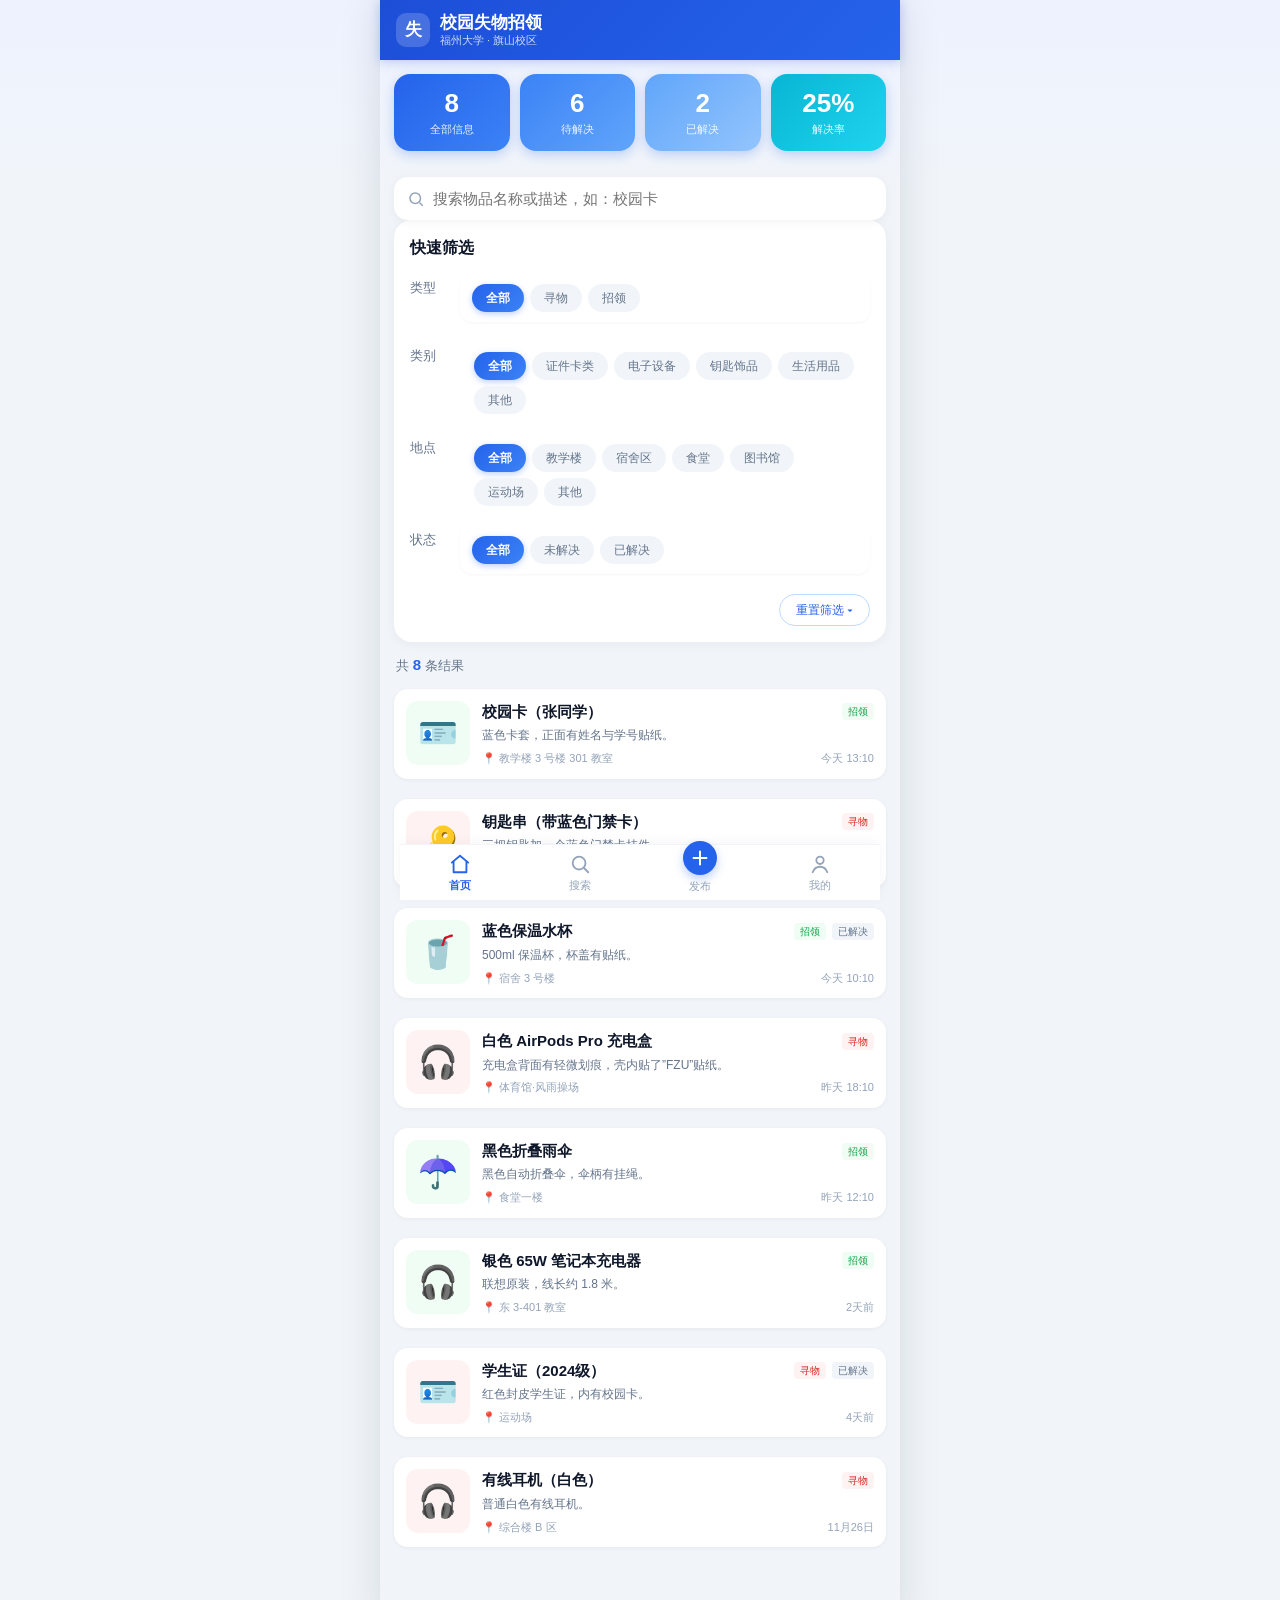
<file: index.html>
<!DOCTYPE html>
<html lang="zh-CN">
<head>
<meta charset="utf-8"/>
<meta name="viewport" content="width=device-width, initial-scale=1, viewport-fit=cover"/>
<title>校园失物招领</title>
<link rel="icon" type="image/svg+xml" href="data:image/svg+xml,%3Csvg xmlns='http://www.w3.org/2000/svg' viewBox='0 0 64 64'%3E%3Crect width='64' height='64' rx='14' fill='%232563eb'/%3E%3Cpath d='M32 14a10 10 0 0 0-10 10v8h-4v20h28V32h-4v-8a10 10 0 0 0-10-10zm0 4a6 6 0 0 1 6 6v8h-12v-8a6 6 0 0 1 6-6z' fill='white'/%3E%3C/svg%3E"/>
<link rel="stylesheet" href="css/style.css"/>
</head>
<body>
<div id="app">
  <!-- 顶部栏（页面切换时由 app.js 更新标题） -->
  <header id="app-header">
    <div class="header-inner">
      <div class="logo-badge">失</div>
      <div class="header-text">
        <h1 id="header-title">校园失物招领</h1>
        <p id="header-sub">福州大学 · 旗山校区</p>
      </div>
    </div>
  </header>

  <!-- 页面视图容器 -->
  <main id="view" aria-live="polite"></main>

  <!-- 底部导航 -->
  <nav id="tabbar" class="tabbar">
    <button class="tab-item" data-tab="home">
      <svg viewBox="0 0 24 24" width="22" height="22" fill="none" stroke="currentColor" stroke-width="2" stroke-linecap="round" stroke-linejoin="round"><path d="M3 10.5L12 3l9 7.5"/><path d="M5 9.5V21h14V9.5"/></svg>
      <span>首页</span>
    </button>
    <button class="tab-item" data-tab="search">
      <svg viewBox="0 0 24 24" width="22" height="22" fill="none" stroke="currentColor" stroke-width="2" stroke-linecap="round"><circle cx="11" cy="11" r="7"/><path d="M21 21l-4.35-4.35"/></svg>
      <span>搜索</span>
    </button>
    <button class="tab-item tab-publish" data-tab="publish">
      <svg viewBox="0 0 24 24" width="24" height="24" fill="none" stroke="currentColor" stroke-width="2.2" stroke-linecap="round"><path d="M12 5v14M5 12h14"/></svg>
      <span>发布</span>
    </button>
    <button class="tab-item" data-tab="mine">
      <svg viewBox="0 0 24 24" width="22" height="22" fill="none" stroke="currentColor" stroke-width="2" stroke-linecap="round"><circle cx="12" cy="8" r="4"/><path d="M4 21c1.5-4 4.5-6 8-6s6.5 2 8 6"/></svg>
      <span>我的</span>
    </button>
  </nav>
</div>

<script src="js/core.js?v=7"></script>
<script src="js/storage.js?v=7"></script>
<script src="js/app.js?v=7"></script>
</body>
</html>
</file>
<file: css/style.css>
/* ========== 校园失物招领 · 全局样式 ========== */
:root {
  --primary: #2563eb;
  --primary-dark: #1d4ed8;
  --primary-light: #eff6ff;
  --primary-border: #bfdbfe;
  --lost: #f97316;      /* 寻物：橙 */
  --lost-light: #fff7ed;
  --lost-border: #fed7aa;
  --found: #16a34a;     /* 招领：绿 */
  --found-light: #f0fdf4;
  --found-border: #bbf7d0;
  --done: #94a3b8;      /* 已找到/已归还：灰 */
  --done-light: #f1f5f9;
  --text: #0f172a;
  --text-sub: #64748b;
  --text-weak: #94a3b8;
  --bg: #f1f5f9;
  --card: #ffffff;
  --line: #e2e8f0;
  --radius: 14px;
  --shadow: 0 4px 14px rgba(15, 23, 42, .06);
}

* { margin: 0; padding: 0; box-sizing: border-box; -webkit-tap-highlight-color: transparent; }
html { font-size: 16px; }
body {
  font-family: -apple-system, "PingFang SC", "Microsoft YaHei", "Segoe UI", sans-serif;
  background: var(--bg);
  color: var(--text);
  line-height: 1.5;
}

#app { max-width: 480px; margin: 0 auto; min-height: 100vh; position: relative; padding-bottom: 70px; }

/* ========== 顶部栏 ========== */
#app-header {
  position: sticky; top: 0; z-index: 50;
  background: linear-gradient(135deg, #1d4ed8, #2563eb);
  color: #fff; box-shadow: 0 2px 10px rgba(29, 78, 216, .25);
}
.header-inner { display: flex; align-items: center; gap: 10px; padding: 12px 16px; }
.logo-badge {
  width: 34px; height: 34px; border-radius: 10px; flex-shrink: 0;
  background: rgba(255,255,255,.18); display: flex; align-items: center; justify-content: center;
  font-size: 17px; font-weight: 700;
}
#header-title { font-size: 17px; font-weight: 700; line-height: 1.25; }
#header-sub { font-size: 11px; opacity: .78; line-height: 1.3; }

/* ========== 通用 ========== */
.card { background: var(--card); border-radius: var(--radius); box-shadow: var(--shadow); }
.section { padding: 12px 14px; }
.row { display: flex; align-items: center; gap: 8px; }
.muted { color: var(--text-sub); font-size: 13px; }
.btn {
  display: inline-flex; align-items: center; justify-content: center; gap: 6px;
  border: none; border-radius: 12px; cursor: pointer; font-size: 15px; font-weight: 600;
  padding: 12px 18px; transition: transform .06s ease, opacity .15s ease;
}
.btn:active { transform: scale(.97); }
.btn-primary { background: var(--primary); color: #fff; width: 100%; box-shadow: 0 4px 12px rgba(37,99,235,.28); }
.btn-ghost { background: var(--primary-light); color: var(--primary-dark); border: 1px solid var(--primary-border); }
.btn-green { background: var(--found); color: #fff; }
.btn-gray { background: var(--done-light); color: var(--text-sub); border: 1px solid var(--line); }
.btn-sm { padding: 8px 14px; font-size: 13px; border-radius: 10px; }
.btn-danger { background: #fee2e2; color: #dc2626; border: 1px solid #fecaca; }

/* ========== 首页统计条 ========== */
.stats { display: flex; background: var(--card); border-radius: var(--radius); box-shadow: var(--shadow); margin: 12px 14px 0; padding: 14px 0; }
.stat { flex: 1; text-align: center; }
.stat b { display: block; font-size: 20px; color: var(--primary); }
.stat span { font-size: 11px; color: var(--text-sub); }

/* ========== 标签筛选 ========== */
.chips { display: flex; gap: 8px; overflow-x: auto; padding: 10px 14px; scrollbar-width: none; }
.chips::-webkit-scrollbar { display: none; }
.chip {
  flex-shrink: 0; padding: 7px 14px; border-radius: 999px; font-size: 13px; cursor: pointer;
  background: var(--card); color: var(--text-sub); border: 1px solid var(--line); user-select: none;
}
.chip.active { background: var(--primary); color: #fff; border-color: var(--primary); font-weight: 600; }
.chips-row { display: flex; gap: 8px; padding: 4px 14px 0; }

/* ========== 信息卡片 ========== */
.item-list { padding: 4px 14px 14px; display: flex; flex-direction: column; gap: 10px; }
.item-card {
  background: var(--card); border-radius: var(--radius); box-shadow: var(--shadow);
  padding: 14px; cursor: pointer; transition: box-shadow .15s ease;
  border-left: 4px solid transparent;
}
.item-card:hover { box-shadow: 0 6px 18px rgba(15,23,42,.1); }
.item-card.type-lost { border-left-color: var(--lost); }
.item-card.type-found { border-left-color: var(--found); }
.item-card .item-head { display: flex; align-items: center; gap: 8px; margin-bottom: 6px; }
.item-card .item-name { font-size: 16px; font-weight: 700; flex: 1; }
.item-card .item-loc { font-size: 13px; color: var(--text-sub); display: flex; align-items: center; gap: 4px; margin-bottom: 4px; }
.item-card .item-time { font-size: 12px; color: var(--text-weak); }
.item-card .item-desc { font-size: 13px; color: var(--text-sub); margin-top: 6px; display: -webkit-box; -webkit-line-clamp: 2; -webkit-box-orient: vertical; overflow: hidden; }
.item-card .item-foot { display: flex; justify-content: space-between; align-items: center; margin-top: 10px; }
.publisher { font-size: 12px; color: var(--text-weak); }

/* ========== 徽标 ========== */
.badge {
  display: inline-flex; align-items: center; font-size: 12px; font-weight: 600;
  padding: 3px 9px; border-radius: 999px; flex-shrink: 0;
}
.badge-lost { background: var(--lost-light); color: var(--lost); border: 1px solid var(--lost-border); }
.badge-found { background: var(--found-light); color: var(--found); border: 1px solid var(--found-border); }
.badge-done { background: var(--done-light); color: var(--done); border: 1px solid var(--line); }
.badge-cat { background: #f8fafc; color: var(--text-sub); border: 1px solid var(--line); font-weight: 500; }

/* ========== 表单 ========== */
.form { padding: 14px; display: flex; flex-direction: column; gap: 14px; }
.form-group { display: flex; flex-direction: column; gap: 6px; }
.form-group label { font-size: 13px; font-weight: 600; color: var(--text); }
.form-group label .req { color: #dc2626; }
.form-group input, .form-group select, .form-group textarea {
  border: 1.5px solid var(--line); border-radius: 12px; padding: 11px 12px;
  font-size: 15px; font-family: inherit; background: #fff; color: var(--text);
  outline: none; transition: border-color .15s ease;
}
.form-group input:focus, .form-group select:focus, .form-group textarea:focus { border-color: var(--primary); }
.form-group textarea { resize: vertical; min-height: 84px; }
.form-error { font-size: 12px; color: #dc2626; min-height: 16px; }
.seg {
  display: flex; background: var(--done-light); border-radius: 12px; padding: 4px; gap: 4px;
}
.seg button {
  flex: 1; border: none; background: transparent; border-radius: 9px; padding: 10px 0;
  font-size: 15px; font-weight: 600; color: var(--text-sub); cursor: pointer; transition: all .15s ease;
}
.seg button.active { background: var(--card); color: var(--text); box-shadow: 0 2px 6px rgba(15,23,42,.08); }
.seg button.active.lost { color: var(--lost); }
.seg button.active.found { color: var(--found); }

/* ========== 搜索 ========== */
.search-box { display: flex; align-items: center; gap: 8px; background: var(--card); border-radius: 12px; padding: 0 12px; box-shadow: var(--shadow); }
.search-box svg { flex-shrink: 0; color: var(--text-weak); }
.search-box input { flex: 1; border: none; outline: none; font-size: 15px; padding: 12px 0; background: transparent; color: var(--text); }
.search-box .clear { border: none; background: var(--done-light); color: var(--text-sub); width: 22px; height: 22px; border-radius: 50%; font-size: 13px; cursor: pointer; flex-shrink: 0; line-height: 1; }
.search-area { padding: 10px 14px 14px; display: flex; flex-direction: column; gap: 16px; }
.search-block h3 { font-size: 14px; color: var(--text); margin-bottom: 8px; }
.search-tags { display: flex; flex-wrap: wrap; gap: 8px; }
.hot-tag { background: var(--card); border: 1px solid var(--line); border-radius: 999px; padding: 6px 14px; font-size: 13px; color: var(--text-sub); cursor: pointer; }
.hot-tag:hover { border-color: var(--primary); color: var(--primary); }
.history-item { display: flex; justify-content: space-between; align-items: center; background: var(--card); border-radius: 10px; padding: 10px 12px; margin-bottom: 8px; font-size: 14px; cursor: pointer; }
.history-item .del { color: var(--text-weak); border: none; background: none; font-size: 14px; cursor: pointer; }
.tip-box { background: var(--primary-light); border: 1px dashed var(--primary-border); border-radius: 12px; padding: 10px 12px; font-size: 13px; color: var(--primary-dark); }

/* ========== 详情页 ========== */
.detail { padding: 14px; display: flex; flex-direction: column; gap: 12px; }
.detail-hero {
  background: var(--card); border-radius: var(--radius); box-shadow: var(--shadow);
  padding: 20px; text-align: center; border-top: 4px solid var(--primary);
}
.detail-hero.type-lost { border-top-color: var(--lost); }
.detail-hero.type-found { border-top-color: var(--found); }
.detail-hero .icon { font-size: 44px; }
.detail-hero h2 { font-size: 20px; margin-top: 8px; }
.detail-hero .meta { font-size: 13px; color: var(--text-sub); margin-top: 8px; }
.detail-block { background: var(--card); border-radius: var(--radius); box-shadow: var(--shadow); padding: 16px; }
.detail-block h3 { font-size: 14px; margin-bottom: 10px; color: var(--text); }
.detail-row { display: flex; padding: 7px 0; font-size: 14px; }
.detail-row .k { width: 76px; color: var(--text-sub); flex-shrink: 0; }
.detail-row .v { flex: 1; word-break: break-all; }
.contact-btn { display: flex; align-items: center; justify-content: center; gap: 8px; margin-top: 4px; }
.contact-btn svg { width: 18px; height: 18px; }

/* ========== 空态 ========== */
.empty { text-align: center; padding: 56px 24px; color: var(--text-weak); }
.empty .icon { font-size: 46px; margin-bottom: 12px; }
.empty h3 { font-size: 16px; color: var(--text-sub); margin-bottom: 6px; font-weight: 600; }
.empty p { font-size: 13px; }
.empty .btn { margin-top: 16px; width: auto; }

/* ========== Toast / 弹层 ========== */
#toast {
  position: fixed; left: 50%; bottom: 90px; transform: translateX(-50%) translateY(20px);
  background: rgba(15,23,42,.9); color: #fff; padding: 10px 18px; border-radius: 12px;
  font-size: 14px; opacity: 0; pointer-events: none; transition: all .25s ease; z-index: 100; max-width: 80%;
}
#toast.show { opacity: 1; transform: translateX(-50%) translateY(0); }
.modal-mask {
  position: fixed; inset: 0; background: rgba(15,23,42,.45); display: none;
  align-items: center; justify-content: center; z-index: 90; padding: 20px;
}
.modal-mask.show { display: flex; }
.modal {
  background: #fff; border-radius: 16px; width: 100%; max-width: 340px; padding: 20px;
  text-align: center; animation: pop .18s ease;
}
@keyframes pop { from { transform: scale(.92); opacity: .6; } to { transform: scale(1); opacity: 1; } }
.modal h3 { font-size: 17px; margin-bottom: 8px; }
.modal p { font-size: 13px; color: var(--text-sub); margin-bottom: 16px; }
.modal .modal-actions { display: flex; gap: 10px; }
.modal .modal-actions .btn { flex: 1; padding: 10px 0; }

/* ========== 成功页 ========== */
.success-wrap { text-align: center; padding: 40px 20px; }
.success-icon {
  width: 72px; height: 72px; border-radius: 50%; margin: 0 auto 16px;
  background: var(--found-light); border: 2px solid var(--found-border);
  display: flex; align-items: center; justify-content: center;
}
.success-wrap h2 { font-size: 20px; margin-bottom: 6px; }
.success-wrap p { color: var(--text-sub); font-size: 14px; margin-bottom: 24px; }
.success-actions { display: flex; flex-direction: column; gap: 10px; max-width: 300px; margin: 0 auto; }

/* ========== 底部导航 ========== */
.tabbar {
  position: fixed; bottom: 0; left: 50%; transform: translateX(-50%);
  width: 100%; max-width: 480px; background: var(--card);
  display: flex; border-top: 1px solid var(--line); padding-bottom: env(safe-area-inset-bottom);
  z-index: 60;
}
.tab-item {
  flex: 1; display: flex; flex-direction: column; align-items: center; gap: 3px;
  border: none; background: none; font-size: 11px; color: var(--text-weak);
  padding: 8px 0 6px; cursor: pointer; transition: color .15s ease;
}
.tab-item.active { color: var(--primary); font-weight: 600; }
.tab-item.tab-publish svg { background: var(--primary); color: #fff; border-radius: 50%; padding: 6px; width: 34px; height: 34px; box-shadow: 0 4px 10px rgba(37,99,235,.3); margin-top: -12px; }
.tab-item.tab-publish span { margin-top: 1px; }

/* ========== 我的发布 ========== */
.mine-actions { display: flex; gap: 8px; margin-top: 10px; }
.mine-actions .btn { flex: 1; padding: 8px 0; font-size: 13px; }

/* ========== 顶栏返回按钮 ========== */
.back-btn {
  background: rgba(255,255,255,.15); border: none; color: #fff; width: 30px; height: 30px;
  border-radius: 9px; font-size: 16px; cursor: pointer; flex-shrink: 0; line-height: 1;
}
.back-btn:hover { background: rgba(255,255,255,.25); }

/* ========== 响应式：桌面居中加宽 ========== */
@media (min-width: 900px) {
  #app { max-width: 520px; }
  body { background: #e2e8f0; }
  #app { box-shadow: 0 0 40px rgba(15,23,42,.12); }
}

/* ===== 图片上传与草稿功能样式 ===== */
.form-actions {
  display: flex;
  gap: 10px;
  margin-top: 16px;
}
.form-actions .btn {
  flex: 1;
}
.image-preview {
  margin-top: 8px;
  text-align: center;
}
.image-preview img {
  max-width: 100%;
  max-height: 200px;
  border-radius: 10px;
  border: 1px solid #e2e8f0;
}
.detail-img {
  width: 100%;
  max-height: 280px;
  object-fit: cover;
  border-radius: 10px;
  margin-bottom: 12px;
}
.item-card {
  display: flex;
  gap: 12px;
}
.item-media {
  flex-shrink: 0;
  width: 72px;
  height: 72px;
  border-radius: 10px;
  overflow: hidden;
  background: #f1f5f9;
}
.item-thumb {
  width: 100%;
  height: 100%;
  object-fit: cover;
}
.item-body {
  flex: 1;
  min-width: 0;
}
.badge-draft {
  background: #fef3c7;
  color: #92400e;
}

/* ===== 首页筛选增强 ===== */
.stats-4 {
  display: grid;
  grid-template-columns: repeat(4, 1fr);
  gap: 8px;
}
.stats-4 .stat b {
  font-size: 22px;
}
.stats-4 .stat span {
  font-size: 11px;
}
.chip-reset {
  color: #64748b;
  background: #f1f5f9;
  border: 1px dashed #cbd5e1;
  cursor: pointer;
  font-size: 12px;
  padding: 5px 12px;
  border-radius: 16px;
}
.chip-reset:hover {
  background: #e2e8f0;
  color: #334155;
}

/* ===== 首页筛选卡片 ===== */
.filter-card {
  background: #fff;
  border-radius: 14px;
  padding: 12px 14px;
  margin-bottom: 12px;
  box-shadow: 0 1px 3px rgba(0,0,0,.06);
}
.filter-group {
  display: flex;
  align-items: flex-start;
  gap: 10px;
  padding: 6px 0;
}
.filter-group + .filter-group {
  border-top: 1px solid #f1f5f9;
}
.filter-label {
  flex-shrink: 0;
  width: 36px;
  font-size: 12px;
  color: #94a3b8;
  line-height: 28px;
  font-weight: 500;
}
.filter-group .chips,
.filter-group .chips-row {
  flex: 1;
  display: flex;
  flex-wrap: wrap;
  gap: 6px;
}
.filter-group .chip {
  font-size: 12px;
  padding: 4px 12px;
}

/* ===== 大卡片样式（参考简笔画风） ===== */
.big-card {
  background: #fff;
  border-radius: 16px;
  overflow: hidden;
  margin-bottom: 14px;
  box-shadow: 0 2px 8px rgba(0,0,0,.06);
  transition: transform .15s, box-shadow .15s;
  cursor: pointer;
}
.big-card:active {
  transform: scale(.98);
}
.big-card-media {
  height: 130px;
  display: flex;
  align-items: center;
  justify-content: center;
  background: #f8fafc;
}
.big-card.type-lost .big-card-media { background: #fef3f2; }
.big-card.type-found .big-card-media { background: #f0fdf4; }
.card-emoji {
  font-size: 56px;
  line-height: 1;
}
.big-card-body {
  padding: 12px 14px 14px;
}
.big-card-tags {
  display: flex;
  gap: 6px;
  margin-bottom: 8px;
}
.type-tag {
  font-size: 11px;
  padding: 2px 8px;
  border-radius: 6px;
  font-weight: 500;
}
.type-tag-lost {
  background: #fef3f2;
  color: #dc2626;
  border: 1px solid #fecaca;
}
.type-tag-found {
  background: #f0fdf4;
  color: #16a34a;
  border: 1px solid #bbf7d0;
}
.type-tag-done {
  background: #f1f5f9;
  color: #64748b;
}
.big-card-title {
  font-size: 16px;
  font-weight: 700;
  color: #0f172a;
  margin-bottom: 4px;
}
.big-card-desc {
  font-size: 13px;
  color: #64748b;
  line-height: 1.5;
  margin-bottom: 10px;
  display: -webkit-box;
  -webkit-line-clamp: 2;
  -webkit-box-orient: vertical;
  overflow: hidden;
}
.big-card-meta {
  display: flex;
  justify-content: space-between;
  font-size: 12px;
  color: #94a3b8;
}

/* ===== 横向卡片 v2 ===== */
.item-card-v2 {
  display: flex;
  gap: 12px;
  background: #fff;
  border-radius: 14px;
  padding: 12px;
  margin-bottom: 10px;
  box-shadow: 0 1px 4px rgba(0,0,0,.05);
  cursor: pointer;
  transition: transform .12s, box-shadow .12s;
}
.item-card-v2:active {
  transform: scale(.99);
  box-shadow: 0 1px 2px rgba(0,0,0,.08);
}
.card-icon-box {
  flex-shrink: 0;
  width: 64px;
  height: 64px;
  border-radius: 12px;
  background: #f1f5f9;
  display: flex;
  align-items: center;
  justify-content: center;
  overflow: hidden;
}
.type-lost .card-icon-box { background: #fef3f2; }
.type-found .card-icon-box { background: #f0fdf4; }
.card-icon-emoji {
  font-size: 32px;
  line-height: 1;
}
.card-info {
  flex: 1;
  min-width: 0;
}
.card-info-top {
  display: flex;
  align-items: center;
  gap: 6px;
  margin-bottom: 4px;
}
.card-title {
  font-size: 15px;
  font-weight: 600;
  color: #0f172a;
  flex: 1;
  overflow: hidden;
  text-overflow: ellipsis;
  white-space: nowrap;
}
.mini-tag {
  font-size: 10px;
  padding: 1px 6px;
  border-radius: 4px;
  flex-shrink: 0;
  font-weight: 500;
}
.mini-tag-lost { background: #fef3f2; color: #dc2626; }
.mini-tag-found { background: #f0fdf4; color: #16a34a; }
.mini-tag-done { background: #f1f5f9; color: #64748b; }
.card-desc {
  font-size: 12px;
  color: #64748b;
  line-height: 1.4;
  margin-bottom: 6px;
  overflow: hidden;
  text-overflow: ellipsis;
  display: -webkit-box;
  -webkit-line-clamp: 1;
  -webkit-box-orient: vertical;
}
.card-meta {
  display: flex;
  justify-content: space-between;
  font-size: 11px;
  color: #94a3b8;
}

/* ========== 全局美化 ========== */
body {
  background: linear-gradient(180deg, #eef2ff 0%, #f1f5f9 200px);
}

/* 顶部统计卡片 */
.stats {
  margin: 12px 14px 0;
  background: #fff;
  border-radius: 16px;
  padding: 14px 8px;
  box-shadow: 0 2px 12px rgba(37, 99, 235, .08);
}
.stats-4 .stat b {
  font-size: 24px;
  font-weight: 800;
  background: linear-gradient(135deg, #2563eb, #3b82f6);
  -webkit-background-clip: text;
  -webkit-text-fill-color: transparent;
}
.stats-4 .stat span {
  font-size: 11px;
  color: #94a3b8;
  margin-top: 2px;
}

/* 搜索框 */
.search-area {
  padding: 12px 14px 0;
}
.search-box {
  background: #fff;
  border-radius: 14px;
  box-shadow: 0 2px 10px rgba(0,0,0,.05);
  border: 1.5px solid transparent;
  transition: border-color .15s;
}
.search-box:focus-within {
  border-color: #3b82f6;
}

/* 筛选卡片 */
.filter-card {
  box-shadow: 0 2px 10px rgba(0,0,0,.04);
  border: 1px solid #f1f5f9;
}

/* chips 按钮 */
.chip {
  border-radius: 20px;
  font-size: 12px;
  padding: 5px 14px;
  background: #f1f5f9;
  color: #64748b;
  border: none;
  transition: all .15s;
  cursor: pointer;
}
.chip.active {
  background: linear-gradient(135deg, #2563eb, #3b82f6);
  color: #fff;
  box-shadow: 0 2px 6px rgba(37, 99, 235, .3);
}

/* 列表间距 */
.item-list {
  padding: 0 14px;
  margin-top: 4px;
}

/* 底部导航 */
.tabbar {
  background: #fff;
  border-top: 1px solid #f1f5f9;
  box-shadow: 0 -2px 12px rgba(0,0,0,.04);
}
.tab-item {
  color: #94a3b8;
  transition: color .15s;
}
.tab-item.active {
  color: #2563eb;
}

/* ===== 新版首页样式（参考截图） ===== */
.stats-4 {
  display: grid;
  grid-template-columns: repeat(4, 1fr);
  gap: 10px;
  padding: 14px;
}
.stat-box {
  border-radius: 16px;
  padding: 14px 8px;
  text-align: center;
  color: #fff;
  box-shadow: 0 4px 12px rgba(37, 99, 235, .25);
}
.stat-box b {
  display: block;
  font-size: 26px;
  font-weight: 800;
  line-height: 1.2;
}
.stat-box span {
  font-size: 11px;
  opacity: .9;
  margin-top: 2px;
  display: block;
}
.stat-blue1 { background: linear-gradient(135deg, #2563eb, #3b82f6); }
.stat-blue2 { background: linear-gradient(135deg, #3b82f6, #60a5fa); }
.stat-blue3 { background: linear-gradient(135deg, #60a5fa, #93c5fd); }
.stat-blue4 { background: linear-gradient(135deg, #06b6d4, #22d3ee); }

.filter-card-v2 {
  background: #fff;
  border-radius: 18px;
  margin: 0 14px 12px;
  padding: 16px;
  box-shadow: 0 2px 12px rgba(0,0,0,.05);
}
.filter-title {
  font-size: 16px;
  font-weight: 700;
  color: #0f172a;
  margin-bottom: 14px;
}
.filter-row {
  display: flex;
  align-items: flex-start;
  gap: 10px;
  margin-bottom: 10px;
}
.filter-row:last-child {
  margin-bottom: 0;
}
.filter-cat {
  flex-shrink: 0;
  width: 40px;
  font-size: 13px;
  color: #64748b;
  line-height: 28px;
  font-weight: 500;
}
.filter-row .chips,
.filter-row .chips-row {
  flex: 1;
  display: flex;
  flex-wrap: wrap;
  gap: 6px;
}
.filter-reset-row {
  display: flex;
  justify-content: flex-end;
  margin-top: 8px;
}
.chip-reset-v2 {
  font-size: 12px;
  padding: 6px 16px;
  border-radius: 20px;
  background: #fff;
  color: #2563eb;
  border: 1.5px solid #bfdbfe;
  cursor: pointer;
}
.chip-reset-v2:hover {
  background: #eff6ff;
}
.result-count {
  padding: 0 16px 8px;
  font-size: 13px;
  color: #64748b;
}
.result-count b {
  color: #2563eb;
  font-size: 15px;
}

/* ========== 我的发布页美化 ========== */
.mine-profile {
  background: linear-gradient(135deg, #2563eb 0%, #3b82f6 100%);
  margin: -12px -16px 16px;
  padding: 28px 20px 24px;
  display: flex;
  align-items: center;
  gap: 14px;
}
.mine-avatar {
  width: 56px;
  height: 56px;
  border-radius: 50%;
  background: rgba(255,255,255,0.25);
  color: #fff;
  font-size: 24px;
  font-weight: 700;
  display: flex;
  align-items: center;
  justify-content: center;
  flex-shrink: 0;
  border: 2px solid rgba(255,255,255,0.4);
}
.mine-info { flex: 1; }
.mine-name { color: #fff; font-size: 18px; font-weight: 700; margin-bottom: 4px; }
.mine-sub { color: rgba(255,255,255,0.8); font-size: 13px; }

.mine-stats {
  background: #fff;
  border-radius: 12px;
  margin: 0 0 16px;
  padding: 16px 8px;
  display: flex;
  align-items: center;
  justify-content: space-around;
  box-shadow: 0 1px 3px rgba(0,0,0,0.06);
}
.mine-stat { text-align: center; flex: 1; }
.mine-stat-num { font-size: 22px; font-weight: 700; color: #1e293b; line-height: 1.2; }
.mine-stat-label { font-size: 12px; color: #64748b; margin-top: 4px; }
.mine-stat-div { width: 1px; height: 28px; background: #e2e8f0; }

/* ========== 我的发布页卡片美化 ========== */
#view .item-card {
  border-radius: 14px;
  box-shadow: 0 2px 8px rgba(0,0,0,0.06);
  margin-bottom: 12px;
  overflow: hidden;
}
#view .item-card .item-body {
  padding: 16px;
}
#view .mine-actions {
  display: flex;
  gap: 10px;
  margin-top: 14px;
  padding-top: 12px;
  border-top: 1px solid #f1f5f9;
}
#view .mine-actions .btn {
  flex: 1;
  border-radius: 8px;
  font-size: 14px;
  padding: 10px 0;
  font-weight: 500;
}
#view .chips-row {
  background: #fff;
  border-radius: 12px;
  padding: 10px 12px;
  margin-bottom: 10px;
  box-shadow: 0 1px 3px rgba(0,0,0,0.04);
}
</file>
